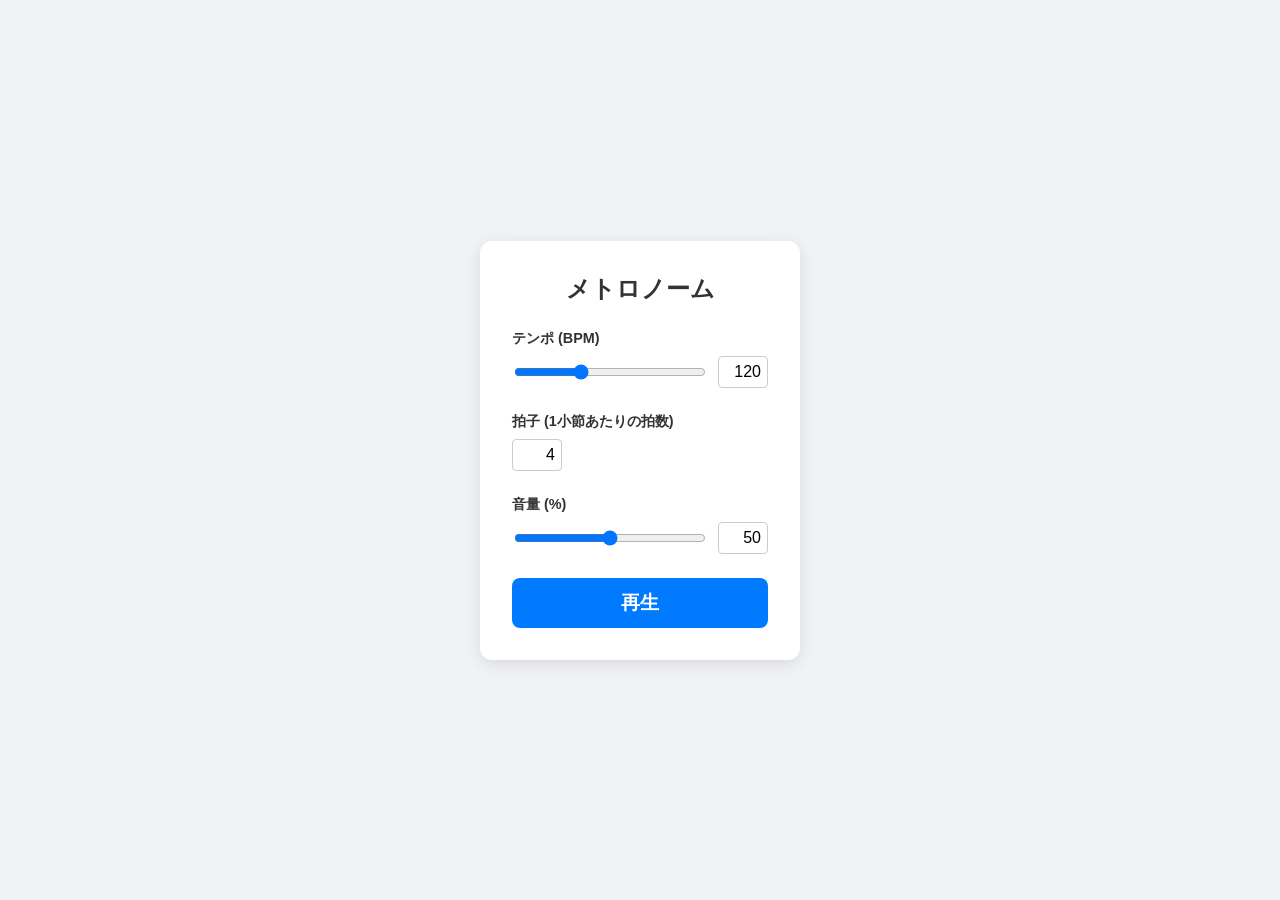
<file: index.html>
<html lang="ja">
<head>
    <meta charset="UTF-8" />
    <meta name="viewport" content="width=device-width, initial-scale=1.0" />
    <meta name="description" content="Webブラウザで動作するメトロノーム。BPM、音量を調整可能です。" />
    <meta property="og:url" content="https://fujiher.github.io/metronome/" />
    <meta property="og:site_name" content="メトロノーム" />
    <meta property="og:type" content="website" />
    <meta property="og:title" content="メトロノーム" />
    <meta property="og:description" content="Webブラウザで動作するメトロノーム。BPM、音量を調整可能です。" />
    <link rel="stylesheet" href="style.css" />
    <script defer src="main.js"></script>
    <link rel="shortcut icon" href="images/favicon.ico" type="image/x-icon" />
    <title>メトロノーム</title>
</head>
<body>
    <div class="metronome">
        <h1>メトロノーム</h1>
        <div class="control-group">
            <label>テンポ (BPM)</label>
            <div class="input-row">
                <input type="range" id="bpm-range" min="30" max="300" value="120">
                <input type="text" id="bpm-text" value="120">
            </div>
        </div>
        <div class="control-group">
            <label>拍子 (1小節あたりの拍数)</label>
            <div class="input-row">
                <input type="text" id="beats-text" value="4">
            </div>
        </div>
        <div class="control-group">
            <label>音量 (%)</label>
            <div class="input-row">
                <input type="range" id="volume-range" min="0" max="100" value="50">
                <input type="text" id="volume-text" value="50">
            </div>
        </div>
        <button id="play-btn">再生</button>
    </div>
</body>
</html>
</file>
<file: style.css>
body {
    font-family: 'Helvetica Neue', Arial, sans-serif;
    display: flex;
    justify-content: center;
    align-items: center;
    min-height: 100vh;
    background-color: #f0f2f5;
    margin: 0;
    color: #333;
}

.metronome {
    background: #ffffff;
    padding: 2rem;
    border-radius: 12px;
    box-shadow: 0 4px 15px rgba(0, 0, 0, 0.1);
    width: 320px;
    box-sizing: border-box;
}

h1 {
    text-align: center;
    font-size: 1.5rem;
    margin-top: 0;
    margin-bottom: 1.5rem;
}

.control-group {
    margin-bottom: 1.5rem;
}

.control-group label {
    display: block;
    font-weight: bold;
    margin-bottom: 0.5rem;
    font-size: 0.9rem;
}

.input-row {
    display: flex;
    align-items: center;
    gap: 10px;
}

input[type="text"] {
    width: 50px;
    padding: 6px;
    border: 1px solid #ccc;
    border-radius: 4px;
    text-align: right;
    font-size: 1rem;
}

input[type="range"] {
    flex-grow: 1;
    cursor: pointer;
}

button {
    background-color: #007bff;
    color: white;
    border: none;
    padding: 12px;
    font-size: 1.2rem;
    font-weight: bold;
    border-radius: 8px;
    cursor: pointer;
    width: 100%;
    transition: background-color 0.2s;
}

button:hover {
    background-color: #0056b3;
}

button.playing {
    background-color: #dc3545;
}

button.playing:hover {
    background-color: #a71d2a;
}
</file>
